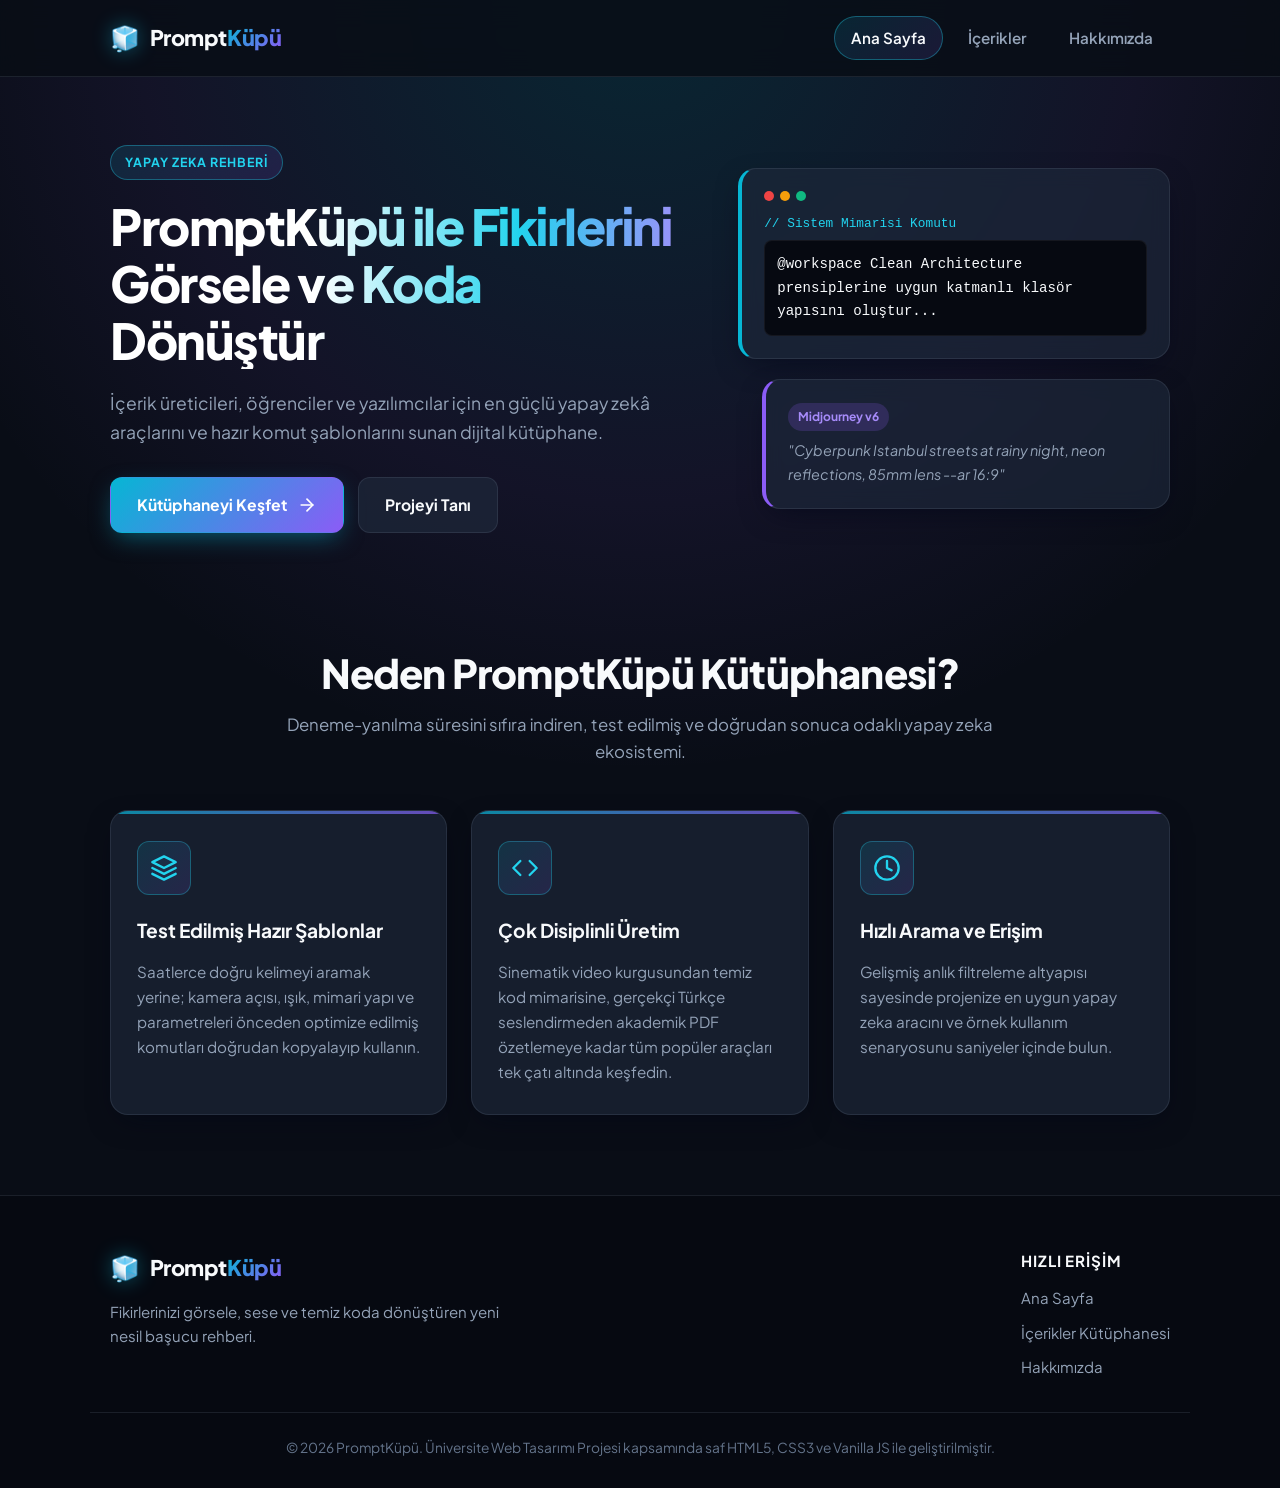
<file: index.html>
<!DOCTYPE html>
<html lang="tr">

<head>
    <meta charset="UTF-8">
    <meta name="viewport" content="width=device-width, initial-scale=1.0">
    <title>PromptKüpü | Yapay Zeka Komut ve Araç Kütüphanesi</title>
    <meta name="description"
        content="İçerik üreticileri, öğrenciler ve yazılımcılar için en güçlü yapay zekâ araçlarını ve hazır komut şablonlarını sunan dijital kütüphane.">

    <!-- Google Fonts: Plus Jakarta Sans -->
    <link rel="preconnect" href="https://fonts.googleapis.com">
    <link rel="preconnect" href="https://fonts.gstatic.com" crossorigin>
    <link href="https://fonts.googleapis.com/css2?family=Plus+Jakarta+Sans:wght@400;500;600;700;800&display=swap"
        rel="stylesheet">

    <!-- Ana Stil Dosyası -->
    <link rel="stylesheet" href="style.css">
</head>

<body>

    <!-- Ortak Üst Menü (Header & Nav) -->
    <header class="site-header">
        <div class="container header-inner">
            <a href="index.html" class="brand-logo" aria-label="PromptKüpü Ana Sayfa">
                <span class="logo-cube" aria-hidden="true">🧊</span>
                <span class="logo-text">Prompt<span class="logo-accent">Küpü</span></span>
            </a>
            <nav class="main-nav" aria-label="Ana Menü">
                <ul class="nav-list">
                    <li><a href="index.html" class="nav-link active" aria-current="page">Ana Sayfa</a></li>
                    <li><a href="icerikler.html" class="nav-link">İçerikler</a></li>
                    <li><a href="hakkimizda.html" class="nav-link">Hakkımızda</a></li>
                </ul>
            </nav>
        </div>
    </header>

    <main>
        <!-- Hero (Üst Tanıtım) Bölümü -->
        <section class="hero-section">
            <div class="container hero-grid">
                <div class="hero-content">
                    <span class="hero-badge">YAPAY ZEKA REHBERİ</span>
                    <h1 class="hero-title">PromptKüpü ile Fikirlerini Görsele ve Koda Dönüştür</h1>
                    <p class="hero-description">
                        İçerik üreticileri, öğrenciler ve yazılımcılar için en güçlü yapay zekâ araçlarını ve hazır
                        komut şablonlarını sunan dijital kütüphane.
                    </p>
                    <div class="hero-actions">
                        <a href="icerikler.html" class="btn btn-primary">
                            <span>Kütüphaneyi Keşfet</span>
                            <svg width="20" height="20" viewBox="0 0 24 24" fill="none" stroke="currentColor"
                                stroke-width="2" stroke-linecap="round" stroke-linejoin="round" aria-hidden="true">
                                <line x1="5" y1="12" x2="19" y2="12"></line>
                                <polyline points="12 5 19 12 12 19"></polyline>
                            </svg>
                        </a>
                        <a href="hakkimizda.html" class="btn btn-secondary">Projeyi Tanı</a>
                    </div>
                </div>

                <!-- Sağ Görsel / Dekoratif UI Önizlemesi -->
                <div class="hero-visual" aria-hidden="true">
                    <div class="floating-card card-code">
                        <div class="window-dots">
                            <span></span><span></span><span></span>
                        </div>
                        <p class="mock-label">// Sistem Mimarisi Komutu</p>
                        <code
                            class="mock-code">@workspace Clean Architecture prensiplerine uygun katmanlı klasör yapısını oluştur...</code>
                    </div>
                    <div class="floating-card card-art">
                        <span class="mock-tag">Midjourney v6</span>
                        <p class="mock-prompt">"Cyberpunk Istanbul streets at rainy night, neon reflections, 85mm lens
                            --ar 16:9"</p>
                    </div>
                </div>
            </div>
        </section>

        <!-- Özellikler (3 Modern Vitrin Kartı) -->
        <section class="features-section" aria-labelledby="features-heading">
            <div class="container">
                <div class="section-header">
                    <h2 id="features-heading" class="section-title">Neden PromptKüpü Kütüphanesi?</h2>
                    <p class="section-subtitle">Deneme-yanılma süresini sıfıra indiren, test edilmiş ve doğrudan sonuca
                        odaklı yapay zeka ekosistemi.</p>
                </div>

                <div class="features-grid">
                    <!-- Vitrin Kartı 1 -->
                    <article class="feature-card">
                        <div class="feature-icon" aria-hidden="true">
                            <svg width="28" height="28" viewBox="0 0 24 24" fill="none" stroke="currentColor"
                                stroke-width="2" stroke-linecap="round" stroke-linejoin="round">
                                <polygon points="12 2 2 7 12 12 22 7 12 2"></polygon>
                                <polyline points="2 17 12 22 22 17"></polyline>
                                <polyline points="2 12 12 17 22 12"></polyline>
                            </svg>
                        </div>
                        <h3 class="feature-title">Test Edilmiş Hazır Şablonlar</h3>
                        <p class="feature-text">
                            Saatlerce doğru kelimeyi aramak yerine; kamera açısı, ışık, mimari yapı ve parametreleri
                            önceden optimize edilmiş komutları doğrudan kopyalayıp kullanın.
                        </p>
                    </article>

                    <!-- Vitrin Kartı 2 -->
                    <article class="feature-card">
                        <div class="feature-icon" aria-hidden="true">
                            <svg width="28" height="28" viewBox="0 0 24 24" fill="none" stroke="currentColor"
                                stroke-width="2" stroke-linecap="round" stroke-linejoin="round">
                                <polyline points="16 18 22 12 16 6"></polyline>
                                <polyline points="8 6 2 12 8 18"></polyline>
                            </svg>
                        </div>
                        <h3 class="feature-title">Çok Disiplinli Üretim</h3>
                        <p class="feature-text">
                            Sinematik video kurgusundan temiz kod mimarisine, gerçekçi Türkçe seslendirmeden akademik
                            PDF özetlemeye kadar tüm popüler araçları tek çatı altında keşfedin.
                        </p>
                    </article>

                    <!-- Vitrin Kartı 3 -->
                    <article class="feature-card">
                        <div class="feature-icon" aria-hidden="true">
                            <svg width="28" height="28" viewBox="0 0 24 24" fill="none" stroke="currentColor"
                                stroke-width="2" stroke-linecap="round" stroke-linejoin="round">
                                <circle cx="12" cy="12" r="10"></circle>
                                <polyline points="12 6 12 12 16 14"></polyline>
                            </svg>
                        </div>
                        <h3 class="feature-title">Hızlı Arama ve Erişim</h3>
                        <p class="feature-text">
                            Gelişmiş anlık filtreleme altyapısı sayesinde projenize en uygun yapay zeka aracını ve örnek
                            kullanım senaryosunu saniyeler içinde bulun.
                        </p>
                    </article>
                </div>
            </div>
        </section>
    </main>

    <!-- Ortak Alt Bilgi (Footer) -->
    <footer class="site-footer">
        <div class="container footer-inner">
            <div class="footer-brand">
                <a href="index.html" class="brand-logo">
                    <span class="logo-cube" aria-hidden="true">🧊</span>
                    <span class="logo-text">Prompt<span class="logo-accent">Küpü</span></span>
                </a>
                <p class="footer-tagline">Fikirlerinizi görsele, sese ve temiz koda dönüştüren yeni nesil başucu
                    rehberi.</p>
            </div>
            <div class="footer-links">
                <h3 class="footer-heading">Hızlı Erişim</h3>
                <ul>
                    <li><a href="index.html">Ana Sayfa</a></li>
                    <li><a href="icerikler.html">İçerikler Kütüphanesi</a></li>
                    <li><a href="hakkimizda.html">Hakkımızda</a></li>
                </ul>
            </div>
        </div>
        <div class="container footer-bottom">
            <p>&copy; 2026 PromptKüpü. Üniversite Web Tasarımı Projesi kapsamında saf HTML5, CSS3 ve Vanilla JS ile
                geliştirilmiştir.</p>
        </div>
    </footer>

</body>

</html>
</file>
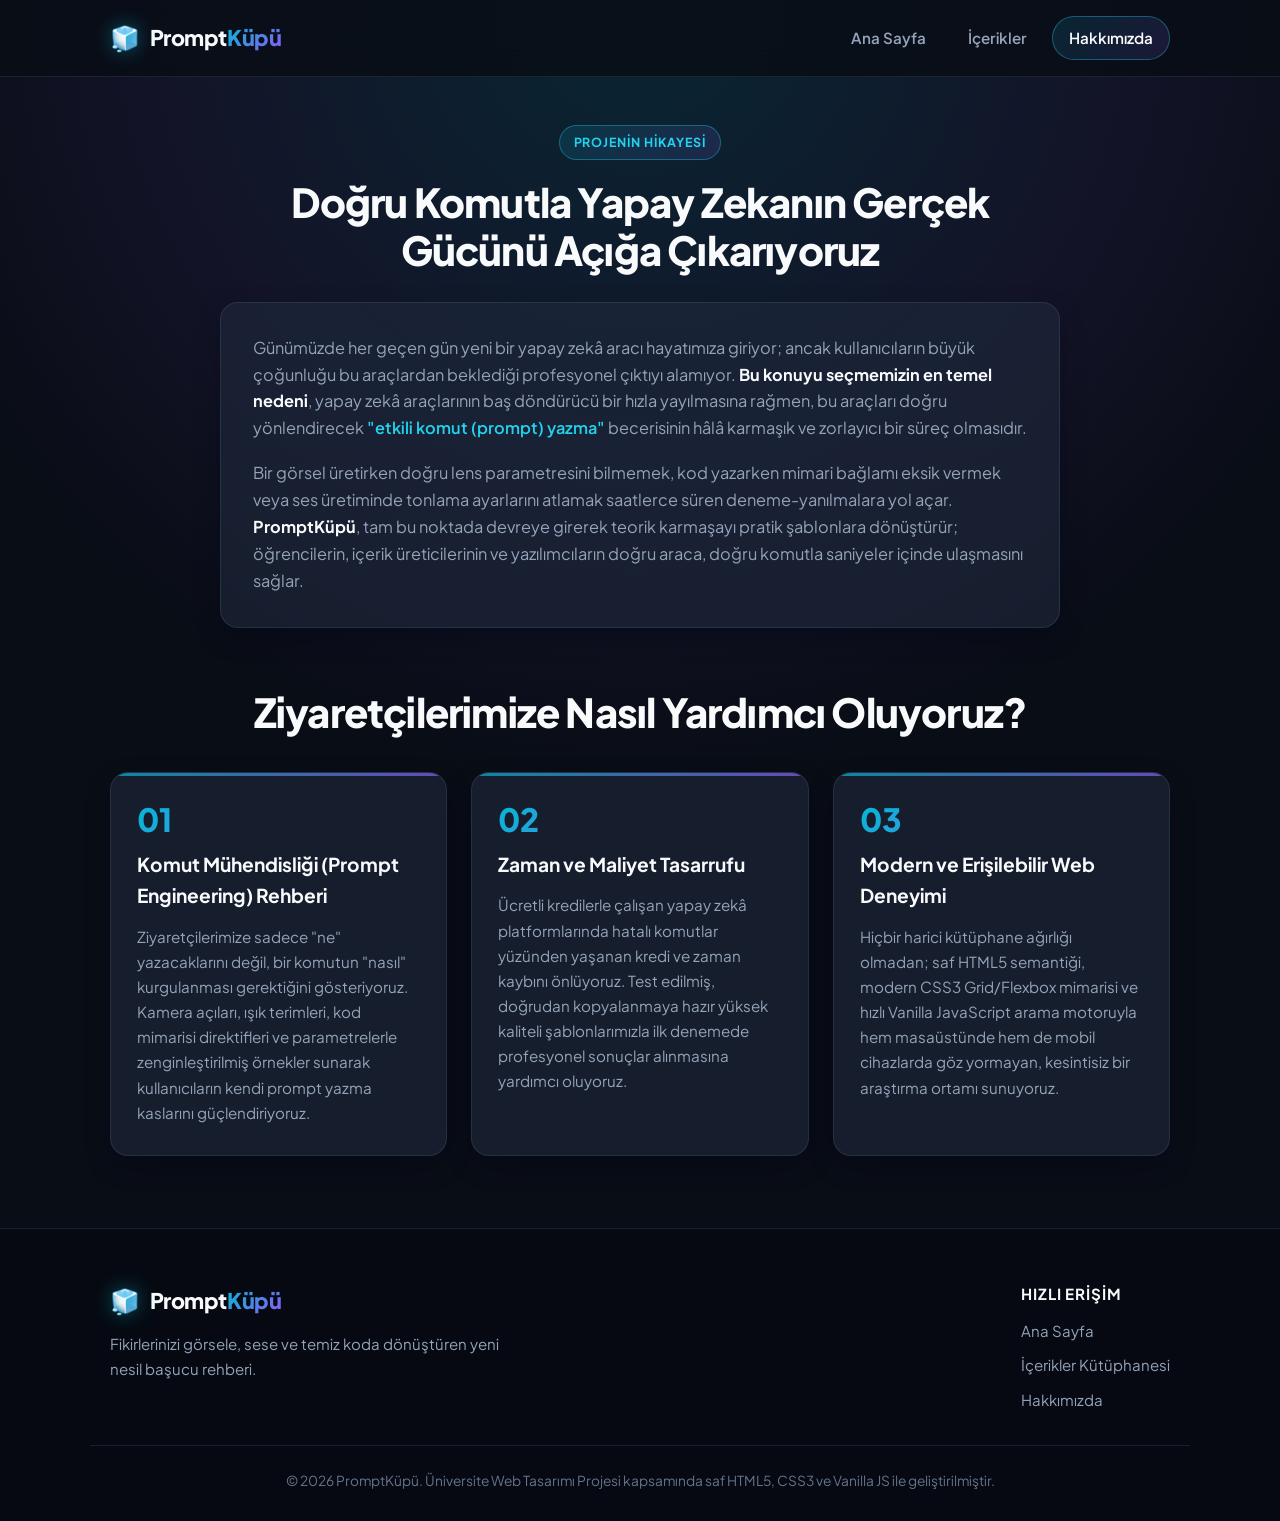
<file: hakkimizda.html>
<!DOCTYPE html>
<html lang="tr">

<head>
    <meta charset="UTF-8">
    <meta name="viewport" content="width=device-width, initial-scale=1.0">
    <title>Hakkımızda | PromptKüpü</title>
    <meta name="description"
        content="PromptKüpü projesinin doğuş hikayesi, amacı ve içerik üreticileri ile yazılımcılara sunduğu çözümler.">

    <!-- Google Fonts: Plus Jakarta Sans -->
    <link rel="preconnect" href="https://fonts.googleapis.com">
    <link rel="preconnect" href="https://fonts.gstatic.com" crossorigin>
    <link href="https://fonts.googleapis.com/css2?family=Plus+Jakarta+Sans:wght@400;500;600;700;800&display=swap"
        rel="stylesheet">

    <!-- Ana Stil Dosyası -->
    <link rel="stylesheet" href="style.css">
</head>

<body>

    <!-- Ortak Üst Menü (Header & Nav) -->
    <header class="site-header">
        <div class="container header-inner">
            <a href="index.html" class="brand-logo" aria-label="PromptKüpü Ana Sayfa">
                <span class="logo-cube" aria-hidden="true">🧊</span>
                <span class="logo-text">Prompt<span class="logo-accent">Küpü</span></span>
            </a>
            <nav class="main-nav" aria-label="Ana Menü">
                <ul class="nav-list">
                    <li><a href="index.html" class="nav-link">Ana Sayfa</a></li>
                    <li><a href="icerikler.html" class="nav-link">İçerikler</a></li>
                    <li><a href="hakkimizda.html" class="nav-link active" aria-current="page">Hakkımızda</a></li>
                </ul>
            </nav>
        </div>
    </header>

    <main class="container page-main">
        <!-- Üst Hikaye ve Vizyon Bölümü -->
        <section class="about-hero" aria-labelledby="about-heading">
            <span class="hero-badge">PROJENİN HİKAYESİ</span>
            <h1 id="about-heading" class="page-title">Doğru Komutla Yapay Zekanın Gerçek Gücünü Açığa Çıkarıyoruz</h1>

            <div class="about-story">
                <p>
                    Günümüzde her geçen gün yeni bir yapay zekâ aracı hayatımıza giriyor; ancak kullanıcıların büyük
                    çoğunluğu bu araçlardan beklediği profesyonel çıktıyı alamıyor. <strong>Bu konuyu seçmemizin en
                        temel nedeni</strong>, yapay zekâ araçlarının baş döndürücü bir hızla yayılmasına rağmen, bu
                    araçları doğru yönlendirecek <em>"etkili komut (prompt) yazma"</em> becerisinin hâlâ karmaşık ve
                    zorlayıcı bir süreç olmasıdır.
                </p>
                <p>
                    Bir görsel üretirken doğru lens parametresini bilmemek, kod yazarken mimari bağlamı eksik vermek
                    veya ses üretiminde tonlama ayarlarını atlamak saatlerce süren deneme-yanılmalara yol açar.
                    <strong>PromptKüpü</strong>, tam bu noktada devreye girerek teorik karmaşayı pratik şablonlara
                    dönüştürür; öğrencilerin, içerik üreticilerinin ve yazılımcıların doğru araca, doğru komutla
                    saniyeler içinde ulaşmasını sağlar.
                </p>
            </div>
        </section>

        <!-- 3 Bilgi Kartı Bölümü -->
        <section class="about-pillars" aria-labelledby="pillars-heading">
            <h2 id="pillars-heading" class="section-title">Ziyaretçilerimize Nasıl Yardımcı Oluyoruz?</h2>

            <div class="features-grid">
                <!-- Bilgi Kartı 1 -->
                <article class="info-card">
                    <span class="info-number" aria-hidden="true">01</span>
                    <h3 class="info-title">Komut Mühendisliği (Prompt Engineering) Rehberi</h3>
                    <p class="info-text">
                        Ziyaretçilerimize sadece "ne" yazacaklarını değil, bir komutun "nasıl" kurgulanması gerektiğini
                        gösteriyoruz. Kamera açıları, ışık terimleri, kod mimarisi direktifleri ve parametrelerle
                        zenginleştirilmiş örnekler sunarak kullanıcıların kendi prompt yazma kaslarını güçlendiriyoruz.
                    </p>
                </article>

                <!-- Bilgi Kartı 2 -->
                <article class="info-card">
                    <span class="info-number" aria-hidden="true">02</span>
                    <h3 class="info-title">Zaman ve Maliyet Tasarrufu</h3>
                    <p class="info-text">
                        Ücretli kredilerle çalışan yapay zekâ platformlarında hatalı komutlar yüzünden yaşanan kredi ve
                        zaman kaybını önlüyoruz. Test edilmiş, doğrudan kopyalanmaya hazır yüksek kaliteli
                        şablonlarımızla ilk denemede profesyonel sonuçlar alınmasına yardımcı oluyoruz.
                    </p>
                </article>

                <!-- Bilgi Kartı 3 -->
                <article class="info-card">
                    <span class="info-number" aria-hidden="true">03</span>
                    <h3 class="info-title">Modern ve Erişilebilir Web Deneyimi</h3>
                    <p class="info-text">
                        Hiçbir harici kütüphane ağırlığı olmadan; saf HTML5 semantiği, modern CSS3 Grid/Flexbox mimarisi
                        ve hızlı Vanilla JavaScript arama motoruyla hem masaüstünde hem de mobil cihazlarda göz
                        yormayan, kesintisiz bir araştırma ortamı sunuyoruz.
                    </p>
                </article>
            </div>
        </section>
    </main>

    <!-- Ortak Alt Bilgi (Footer) -->
    <footer class="site-footer">
        <div class="container footer-inner">
            <div class="footer-brand">
                <a href="index.html" class="brand-logo">
                    <span class="logo-cube" aria-hidden="true">🧊</span>
                    <span class="logo-text">Prompt<span class="logo-accent">Küpü</span></span>
                </a>
                <p class="footer-tagline">Fikirlerinizi görsele, sese ve temiz koda dönüştüren yeni nesil başucu
                    rehberi.</p>
            </div>
            <div class="footer-links">
                <h3 class="footer-heading">Hızlı Erişim</h3>
                <ul>
                    <li><a href="index.html">Ana Sayfa</a></li>
                    <li><a href="icerikler.html">İçerikler Kütüphanesi</a></li>
                    <li><a href="hakkimizda.html">Hakkımızda</a></li>
                </ul>
            </div>
        </div>
        <div class="container footer-bottom">
            <p>&copy; 2026 PromptKüpü. Üniversite Web Tasarımı Projesi kapsamında saf HTML5, CSS3 ve Vanilla JS ile
                geliştirilmiştir.</p>
        </div>
    </footer>

</body>

</html>
</file>
<file: style.css>
/* ==========================================================================
   1. CSS DEĞİŞKENLERİ (RENK PALETİ & TASARIM SİSTEMİ)
   ========================================================================== */
:root {
    /* Koyu Lacivert Arka Plan Tonları */
    --bg-main: #090d16;
    --bg-secondary: #0f172a;
    --bg-card: rgba(30, 41, 59, 0.65);
    --bg-card-hover: rgba(30, 41, 59, 0.9);
    --bg-prompt: #060911;

    /* Metin Renkleri */
    --text-primary: #f8fafc;
    --text-secondary: #94a3b8;
    --text-muted: #64748b;

    /* Vurgu Renkleri (Turkuaz & Mor) */
    --accent-cyan: #06b6d4;
    --accent-cyan-light: #22d3ee;
    --accent-purple: #8b5cf6;
    --accent-purple-light: #a78bfa;

    /* Geçişler (Gradients) */
    --gradient-primary: linear-gradient(135deg, var(--accent-cyan) 0%, var(--accent-purple) 100%);
    --gradient-subtle: linear-gradient(135deg, rgba(6, 182, 212, 0.14) 0%, rgba(139, 92, 246, 0.14) 100%);
    --gradient-glow: radial-gradient(circle at 50% 0%, rgba(6, 182, 212, 0.15), rgba(139, 92, 246, 0.08) 45%, transparent 70%);

    /* Kenarlık, Gölge ve Köşe Yuvarlaklığı */
    --border-color: rgba(148, 163, 184, 0.14);
    --border-highlight: rgba(34, 211, 238, 0.45);
    --shadow-soft: 0 10px 30px -10px rgba(2, 6, 23, 0.7);
    --shadow-hover: 0 20px 40px -12px rgba(6, 182, 212, 0.22);
    --radius-sm: 8px;
    --radius-md: 12px;
    --radius-lg: 18px;
    --radius-pill: 9999px;

    /* Animasyon Geçiş Süresi */
    --transition: 0.25s cubic-bezier(0.4, 0, 0.2, 1);
}

/* ==========================================================================
   2. SIFIRLAMA (RESET), KUTU MODELİ & ERİŞİLEBİLİRLİK KURALLARI
   ========================================================================== */
*,
*::before,
*::after {
    box-sizing: border-box;
    margin: 0;
    padding: 0;
}

/* KURAL 5: [hidden] niteliği olan elemanları kesin olarak gizle */
[hidden] {
    display: none !important;
}

html {
    scroll-behavior: smooth;
    overflow-x: hidden;
    /* Yatay taşmayı kök seviyesinde engelle */
}

body {
    font-family: 'Plus Jakarta Sans', -apple-system, BlinkMacSystemFont, 'Segoe UI', Roboto, sans-serif;
    background-color: var(--bg-main);
    background-image: var(--gradient-glow);
    background-repeat: no-repeat;
    background-attachment: fixed;
    color: var(--text-primary);
    line-height: 1.65;
    min-height: 100vh;
    display: flex;
    flex-direction: column;
    overflow-x: hidden;
    -webkit-font-smoothing: antialiased;
}

main {
    flex: 1;
}

a {
    color: inherit;
    text-decoration: none;
    transition: var(--transition);
}

ul {
    list-style: none;
}

img,
svg {
    display: block;
    max-width: 100%;
}

/* KURAL 3: Klavye (Tab) ile gezinirken tüm etkileşimli elemanlarda net :focus çerçevesi */
a:focus,
button:focus,
input:focus,
a:focus-visible,
button:focus-visible,
input:focus-visible {
    outline: 3px solid var(--accent-cyan-light);
    outline-offset: 3px;
    box-shadow: 0 0 0 6px rgba(34, 211, 238, 0.2);
}

/* ==========================================================================
   3. YERLEŞİM (CONTAINER - MAKSİMUM 1100PX)
   ========================================================================== */
/* KURAL 2: Maksimum genişlik 1100px ve sayfayı ortalar */
.container {
    width: 100%;
    max-width: 1100px;
    margin-left: auto;
    margin-right: auto;
    padding-left: 20px;
    padding-right: 20px;
}

.page-main {
    padding-top: 48px;
    padding-bottom: 72px;
}

/* ==========================================================================
   4. ORTAK HEADER & NAVİGASYON MENÜSÜ
   ========================================================================== */
.site-header {
    position: sticky;
    top: 0;
    z-index: 100;
    background: rgba(9, 13, 22, 0.85);
    backdrop-filter: blur(14px);
    -webkit-backdrop-filter: blur(14px);
    border-bottom: 1px solid var(--border-color);
}

.header-inner {
    display: flex;
    align-items: center;
    justify-content: space-between;
    min-height: 76px;
    gap: 16px;
}

.brand-logo {
    display: inline-flex;
    align-items: center;
    gap: 10px;
    font-size: 1.35rem;
    font-weight: 800;
    letter-spacing: -0.02em;
    border-radius: var(--radius-sm);
}

.logo-cube {
    font-size: 1.5rem;
    filter: drop-shadow(0 0 10px rgba(6, 182, 212, 0.45));
}

.logo-accent {
    background: var(--gradient-primary);
    -webkit-background-clip: text;
    background-clip: text;
    color: transparent;
}

.nav-list {
    display: flex;
    align-items: center;
    gap: 8px;
}

.nav-link {
    display: inline-block;
    padding: 8px 16px;
    border-radius: var(--radius-pill);
    font-size: 0.95rem;
    font-weight: 600;
    color: var(--text-secondary);
    border: 1px solid transparent;
}

.nav-link:hover {
    color: var(--text-primary);
    background: rgba(255, 255, 255, 0.05);
}

.nav-link.active {
    color: var(--text-primary);
    background: var(--gradient-subtle);
    border-color: rgba(34, 211, 238, 0.35);
}

/* ==========================================================================
   5. ROZETLER, BUTONLAR VE ORTAK BAŞLIKLAR
   ========================================================================== */
.hero-badge {
    display: inline-flex;
    align-items: center;
    padding: 6px 14px;
    border-radius: var(--radius-pill);
    font-size: 0.78rem;
    font-weight: 700;
    letter-spacing: 0.08em;
    text-transform: uppercase;
    color: var(--accent-cyan-light);
    background: var(--gradient-subtle);
    border: 1px solid rgba(34, 211, 238, 0.35);
    margin-bottom: 18px;
}

.btn {
    display: inline-flex;
    align-items: center;
    justify-content: center;
    gap: 10px;
    padding: 14px 26px;
    border-radius: var(--radius-md);
    font-size: 0.98rem;
    font-weight: 700;
    cursor: pointer;
    border: 1px solid transparent;
    transition: var(--transition);
}

.btn-primary {
    background: var(--gradient-primary);
    color: #ffffff;
    box-shadow: 0 8px 24px -6px rgba(6, 182, 212, 0.5);
}

.btn-primary:hover {
    transform: translateY(-2px);
    box-shadow: 0 14px 28px -6px rgba(139, 92, 246, 0.6);
    filter: brightness(1.08);
}

.btn-secondary {
    background: rgba(30, 41, 59, 0.7);
    color: var(--text-primary);
    border-color: var(--border-color);
}

.btn-secondary:hover {
    background: rgba(30, 41, 59, 1);
    border-color: var(--accent-cyan);
    transform: translateY(-2px);
}

.section-header,
.page-header {
    text-align: center;
    max-width: 720px;
    margin: 0 auto 44px auto;
}

.section-title,
.page-title {
    font-size: clamp(1.75rem, 3.5vw, 2.5rem);
    font-weight: 800;
    line-height: 1.2;
    letter-spacing: -0.02em;
    margin-bottom: 14px;
}

.section-subtitle,
.page-description {
    color: var(--text-secondary);
    font-size: 1.05rem;
}

/* ==========================================================================
   6. ANA SAYFA: HERO & ÖZELLİKLER (VİTRİN KARTLARI)
   ========================================================================== */
.hero-section {
    padding: 68px 0 60px 0;
}

.hero-grid {
    display: grid;
    grid-template-columns: 1.15fr 0.85fr;
    align-items: center;
    gap: 44px;
}

.hero-title {
    font-size: clamp(2rem, 4.2vw, 3.1rem);
    font-weight: 800;
    line-height: 1.15;
    letter-spacing: -0.03em;
    margin-bottom: 20px;
    background: linear-gradient(to right, #ffffff 35%, var(--accent-cyan-light) 70%, var(--accent-purple-light) 100%);
    -webkit-background-clip: text;
    background-clip: text;
    color: transparent;
}

.hero-description {
    font-size: 1.1rem;
    color: var(--text-secondary);
    margin-bottom: 30px;
    max-width: 560px;
}

.hero-actions {
    display: flex;
    flex-wrap: wrap;
    gap: 14px;
}

/* Sağ Dekoratif Hero Kartları */
.hero-visual {
    display: flex;
    flex-direction: column;
    gap: 20px;
    position: relative;
}

.floating-card {
    background: var(--bg-card);
    border: 1px solid var(--border-color);
    border-radius: var(--radius-lg);
    padding: 22px;
    box-shadow: var(--shadow-soft);
    backdrop-filter: blur(10px);
    transition: var(--transition);
}

.floating-card:hover {
    transform: translateY(-4px);
    border-color: var(--border-highlight);
    box-shadow: var(--shadow-hover);
}

.card-code {
    border-left: 4px solid var(--accent-cyan);
}

.card-art {
    border-left: 4px solid var(--accent-purple);
    margin-left: 24px;
}

.window-dots {
    display: flex;
    gap: 6px;
    margin-bottom: 12px;
}

.window-dots span {
    width: 10px;
    height: 10px;
    border-radius: 50%;
    background: var(--text-muted);
}

.window-dots span:nth-child(1) {
    background: #ef4444;
}

.window-dots span:nth-child(2) {
    background: #f59e0b;
}

.window-dots span:nth-child(3) {
    background: #10b981;
}

.mock-label {
    font-size: 0.8rem;
    color: var(--accent-cyan-light);
    font-family: 'Consolas', 'Monaco', monospace;
    margin-bottom: 6px;
}

.mock-code {
    display: block;
    font-family: 'Consolas', 'Monaco', monospace;
    font-size: 0.88rem;
    color: var(--text-primary);
    background: var(--bg-prompt);
    padding: 12px;
    border-radius: var(--radius-sm);
    border: 1px solid rgba(255, 255, 255, 0.06);
}

.mock-tag {
    display: inline-block;
    font-size: 0.75rem;
    font-weight: 700;
    padding: 4px 10px;
    border-radius: var(--radius-pill);
    background: rgba(139, 92, 246, 0.2);
    color: var(--accent-purple-light);
    margin-bottom: 8px;
}

.mock-prompt {
    font-size: 0.9rem;
    font-style: italic;
    color: var(--text-secondary);
}

/* 3'lü Vitrin ve Bilgi Kartları Grid Yapısı */
.features-section {
    padding: 56px 0 80px 0;
}

.features-grid {
    display: grid;
    grid-template-columns: repeat(3, 1fr);
    gap: 24px;
}

.feature-card,
.info-card {
    background: var(--bg-card);
    border: 1px solid var(--border-color);
    border-radius: var(--radius-lg);
    padding: 30px 26px;
    box-shadow: var(--shadow-soft);
    transition: var(--transition);
    display: flex;
    flex-direction: column;
    position: relative;
    overflow: hidden;
}

.feature-card::before,
.info-card::before {
    content: "";
    position: absolute;
    top: 0;
    left: 0;
    width: 100%;
    height: 3px;
    background: var(--gradient-primary);
    opacity: 0.7;
    transition: var(--transition);
}

.feature-card:hover,
.info-card:hover {
    transform: translateY(-6px);
    background: var(--bg-card-hover);
    border-color: var(--border-highlight);
    box-shadow: var(--shadow-hover);
}

.feature-card:hover::before,
.info-card:hover::before {
    opacity: 1;
    height: 4px;
}

.feature-icon {
    width: 54px;
    height: 54px;
    border-radius: var(--radius-md);
    background: var(--gradient-subtle);
    border: 1px solid rgba(34, 211, 238, 0.3);
    color: var(--accent-cyan-light);
    display: flex;
    align-items: center;
    justify-content: center;
    margin-bottom: 20px;
}

.feature-title,
.info-title {
    font-size: 1.2rem;
    font-weight: 700;
    margin-bottom: 12px;
    color: var(--text-primary);
}

.feature-text,
.info-text {
    color: var(--text-secondary);
    font-size: 0.95rem;
}

/* ==========================================================================
   7. İÇERİKLER SAYFASI: ARAMA ALANI & KART GRİD MİMARİSİ
   ========================================================================== */
.search-area {
    background: var(--bg-card);
    border: 1px solid var(--border-color);
    border-radius: var(--radius-lg);
    padding: 26px;
    margin-bottom: 36px;
    box-shadow: var(--shadow-soft);
}

.search-label {
    display: block;
    font-weight: 700;
    font-size: 1rem;
    margin-bottom: 12px;
    color: var(--text-primary);
}

.search-controls {
    display: flex;
    gap: 12px;
    margin-bottom: 12px;
}

#event-search {
    flex: 1;
    width: 100%;
    min-width: 0;
    /* Küçük ekranlarda flex taşmasını önler */
    padding: 14px 18px;
    border-radius: var(--radius-md);
    border: 1px solid var(--border-color);
    background: var(--bg-main);
    color: var(--text-primary);
    font-family: inherit;
    font-size: 0.98rem;
    transition: var(--transition);
}

#event-search::placeholder {
    color: var(--text-muted);
}

#event-search:hover {
    border-color: rgba(148, 163, 184, 0.35);
}

#clear-search {
    padding: 14px 24px;
    border-radius: var(--radius-md);
    border: 1px solid rgba(139, 92, 246, 0.4);
    background: rgba(139, 92, 246, 0.15);
    color: var(--text-primary);
    font-family: inherit;
    font-size: 0.95rem;
    font-weight: 700;
    cursor: pointer;
    transition: var(--transition);
    white-space: nowrap;
}

#clear-search:hover {
    background: var(--gradient-primary);
    border-color: transparent;
    color: #ffffff;
}

#result-count {
    font-size: 0.9rem;
    font-weight: 600;
    color: var(--accent-cyan-light);
}

#empty-message {
    text-align: center;
    padding: 44px 20px;
    background: rgba(239, 68, 68, 0.08);
    border: 1px dashed rgba(239, 68, 68, 0.4);
    border-radius: var(--radius-lg);
    color: #fca5a5;
    font-size: 1.05rem;
    font-weight: 600;
    margin-bottom: 32px;
}

/* KURAL 2: İçerik Kartları CSS Grid Dizilimi */
.grid {
    display: grid;
    grid-template-columns: repeat(2, 1fr);
    gap: 26px;
}

.card {
    background: var(--bg-card);
    border: 1px solid var(--border-color);
    border-radius: var(--radius-lg);
    padding: 28px;
    box-shadow: var(--shadow-soft);
    transition: var(--transition);
    display: flex;
    flex-direction: column;
    justify-content: space-between;
}

.card:hover {
    transform: translateY(-6px);
    background: var(--bg-card-hover);
    border-color: var(--border-highlight);
    box-shadow: var(--shadow-hover);
}

.card-header {
    display: flex;
    align-items: center;
    justify-content: space-between;
    flex-wrap: wrap;
    gap: 10px;
    margin-bottom: 16px;
}

.category-badge {
    display: inline-block;
    padding: 5px 12px;
    border-radius: var(--radius-pill);
    font-size: 0.76rem;
    font-weight: 700;
    letter-spacing: 0.03em;
    text-transform: uppercase;
}

/* Kategori Rozet Renkleri */
.badge-video {
    background: rgba(6, 182, 212, 0.16);
    color: #67e8f9;
    border: 1px solid rgba(6, 182, 212, 0.35);
}

.badge-image {
    background: rgba(139, 92, 246, 0.18);
    color: #c4b5fd;
    border: 1px solid rgba(139, 92, 246, 0.35);
}

.badge-code {
    background: rgba(16, 185, 129, 0.16);
    color: #6ee7b7;
    border: 1px solid rgba(16, 185, 129, 0.35);
}

.badge-audio {
    background: rgba(245, 158, 11, 0.16);
    color: #fcd34d;
    border: 1px solid rgba(245, 158, 11, 0.35);
}

.badge-music {
    background: rgba(236, 72, 153, 0.16);
    color: #f9a8d4;
    border: 1px solid rgba(236, 72, 153, 0.35);
}

.badge-study {
    background: rgba(59, 130, 246, 0.16);
    color: #93c5fd;
    border: 1px solid rgba(59, 130, 246, 0.35);
}

.tool-name {
    font-size: 0.82rem;
    font-weight: 600;
    color: var(--text-muted);
}

.card h2 {
    font-size: 1.28rem;
    font-weight: 800;
    line-height: 1.35;
    color: var(--text-primary);
    margin-bottom: 12px;
}

.card-desc {
    color: var(--text-secondary);
    font-size: 0.95rem;
    margin-bottom: 22px;
}

/* KURAL 1: Kopyalanabilir görünümde belirgin .prompt-box kutusu */
.prompt-box {
    background: var(--bg-prompt);
    border: 1px solid rgba(34, 211, 238, 0.28);
    border-left: 4px solid var(--accent-cyan);
    border-radius: var(--radius-md);
    padding: 16px 18px;
    margin-top: auto;
    position: relative;
    box-shadow: inset 0 2px 10px rgba(0, 0, 0, 0.5);
}

.prompt-title {
    display: inline-block;
    font-size: 0.78rem;
    font-weight: 700;
    text-transform: uppercase;
    letter-spacing: 0.05em;
    color: var(--accent-cyan-light);
    margin-bottom: 8px;
}

.prompt-code {
    font-family: 'Consolas', 'Monaco', 'Courier New', monospace;
    font-size: 0.88rem;
    line-height: 1.6;
    color: #e2e8f0;
    user-select: all;
    /* Tek tıkla kolayca seçilip kopyalanabilir hissi verir */
    word-break: break-word;
}

/* ==========================================================================
   8. HAKKIMIZDA SAYFASI ÖZEL STİLLERİ
   ========================================================================== */
.about-hero {
    text-align: center;
    max-width: 840px;
    margin: 0 auto 60px auto;
}

.about-story {
    background: var(--bg-card);
    border: 1px solid var(--border-color);
    border-radius: var(--radius-lg);
    padding: 32px;
    margin-top: 28px;
    text-align: left;
    box-shadow: var(--shadow-soft);
}

.about-story p {
    color: var(--text-secondary);
    font-size: 1.02rem;
    margin-bottom: 18px;
}

.about-story p:last-child {
    margin-bottom: 0;
}

.about-story strong {
    color: var(--text-primary);
}

.about-story em {
    color: var(--accent-cyan-light);
    font-style: normal;
    font-weight: 600;
}

.about-pillars .section-title {
    text-align: center;
    margin-bottom: 36px;
}

.info-number {
    font-size: 2rem;
    font-weight: 800;
    line-height: 1;
    margin-bottom: 14px;
    background: var(--gradient-primary);
    -webkit-background-clip: text;
    background-clip: text;
    color: transparent;
}

/* ==========================================================================
   9. ORTAK ALT BİLGİ (FOOTER)
   ========================================================================== */
.site-footer {
    background: #060911;
    border-top: 1px solid var(--border-color);
    padding: 52px 0 28px 0;
    margin-top: auto;
}

.footer-inner {
    display: flex;
    justify-content: space-between;
    align-items: flex-start;
    flex-wrap: wrap;
    gap: 32px;
    padding-bottom: 32px;
    border-bottom: 1px solid var(--border-color);
}

.footer-brand {
    max-width: 420px;
}

.footer-tagline {
    color: var(--text-secondary);
    font-size: 0.94rem;
    margin-top: 12px;
}

.footer-heading {
    font-size: 0.95rem;
    font-weight: 700;
    text-transform: uppercase;
    letter-spacing: 0.06em;
    color: var(--text-primary);
    margin-bottom: 12px;
}

.footer-links ul {
    display: flex;
    flex-direction: column;
    gap: 8px;
}

.footer-links a {
    color: var(--text-secondary);
    font-size: 0.94rem;
}

.footer-links a:hover {
    color: var(--accent-cyan-light);
}

.footer-bottom {
    padding-top: 24px;
    text-align: center;
    color: var(--text-muted);
    font-size: 0.86rem;
}

/* ==========================================================================
   10. MOBİL UYUMLULUK (KURAL 4: @media (max-width: 700px) & 390px EKRAN)
   ========================================================================== */
@media (max-width: 700px) {
    .container {
        padding-left: 16px;
        padding-right: 16px;
    }

    /* Header ve Menü mobilde alt alta ve ortalı */
    .header-inner {
        flex-direction: column;
        justify-content: center;
        padding: 14px 16px;
        gap: 12px;
    }

    .main-nav {
        width: 100%;
    }

    .nav-list {
        justify-content: center;
        flex-wrap: wrap;
        gap: 6px;
    }

    .nav-link {
        padding: 7px 12px;
        font-size: 0.88rem;
    }

    /* Hero bölümü tek sütun */
    .hero-section {
        padding: 36px 0 40px 0;
    }

    .hero-grid {
        grid-template-columns: 1fr;
        gap: 28px;
    }

    .hero-title {
        font-size: 1.85rem;
    }

    .hero-description {
        font-size: 0.98rem;
    }

    .hero-actions {
        flex-direction: column;
    }

    .hero-actions .btn {
        width: 100%;
    }

    .card-art {
        margin-left: 0;
    }

    /* Tüm Grid yapıları (Vitrin, Hakkımızda, İçerik Kartları) tek sütuna düşer */
    .features-grid,
    .grid {
        grid-template-columns: 1fr;
        gap: 18px;
    }

    /* Arama çubuğu ve Temizle butonu 390px ekranda taşmaması için alt alta */
    .search-area {
        padding: 18px;
    }

    .search-controls {
        flex-direction: column;
        gap: 10px;
    }

    #event-search,
    #clear-search {
        width: 100%;
    }

    /* Kart içi boşluklar 390px ekrana göre optimize */
    .card,
    .feature-card,
    .info-card,
    .about-story {
        padding: 20px 16px;
    }

    .card h2 {
        font-size: 1.15rem;
    }

    .prompt-box {
        padding: 14px;
    }

    .prompt-code {
        font-size: 0.82rem;
    }

    .footer-inner {
        flex-direction: column;
        gap: 24px;
    }
}
</file>
